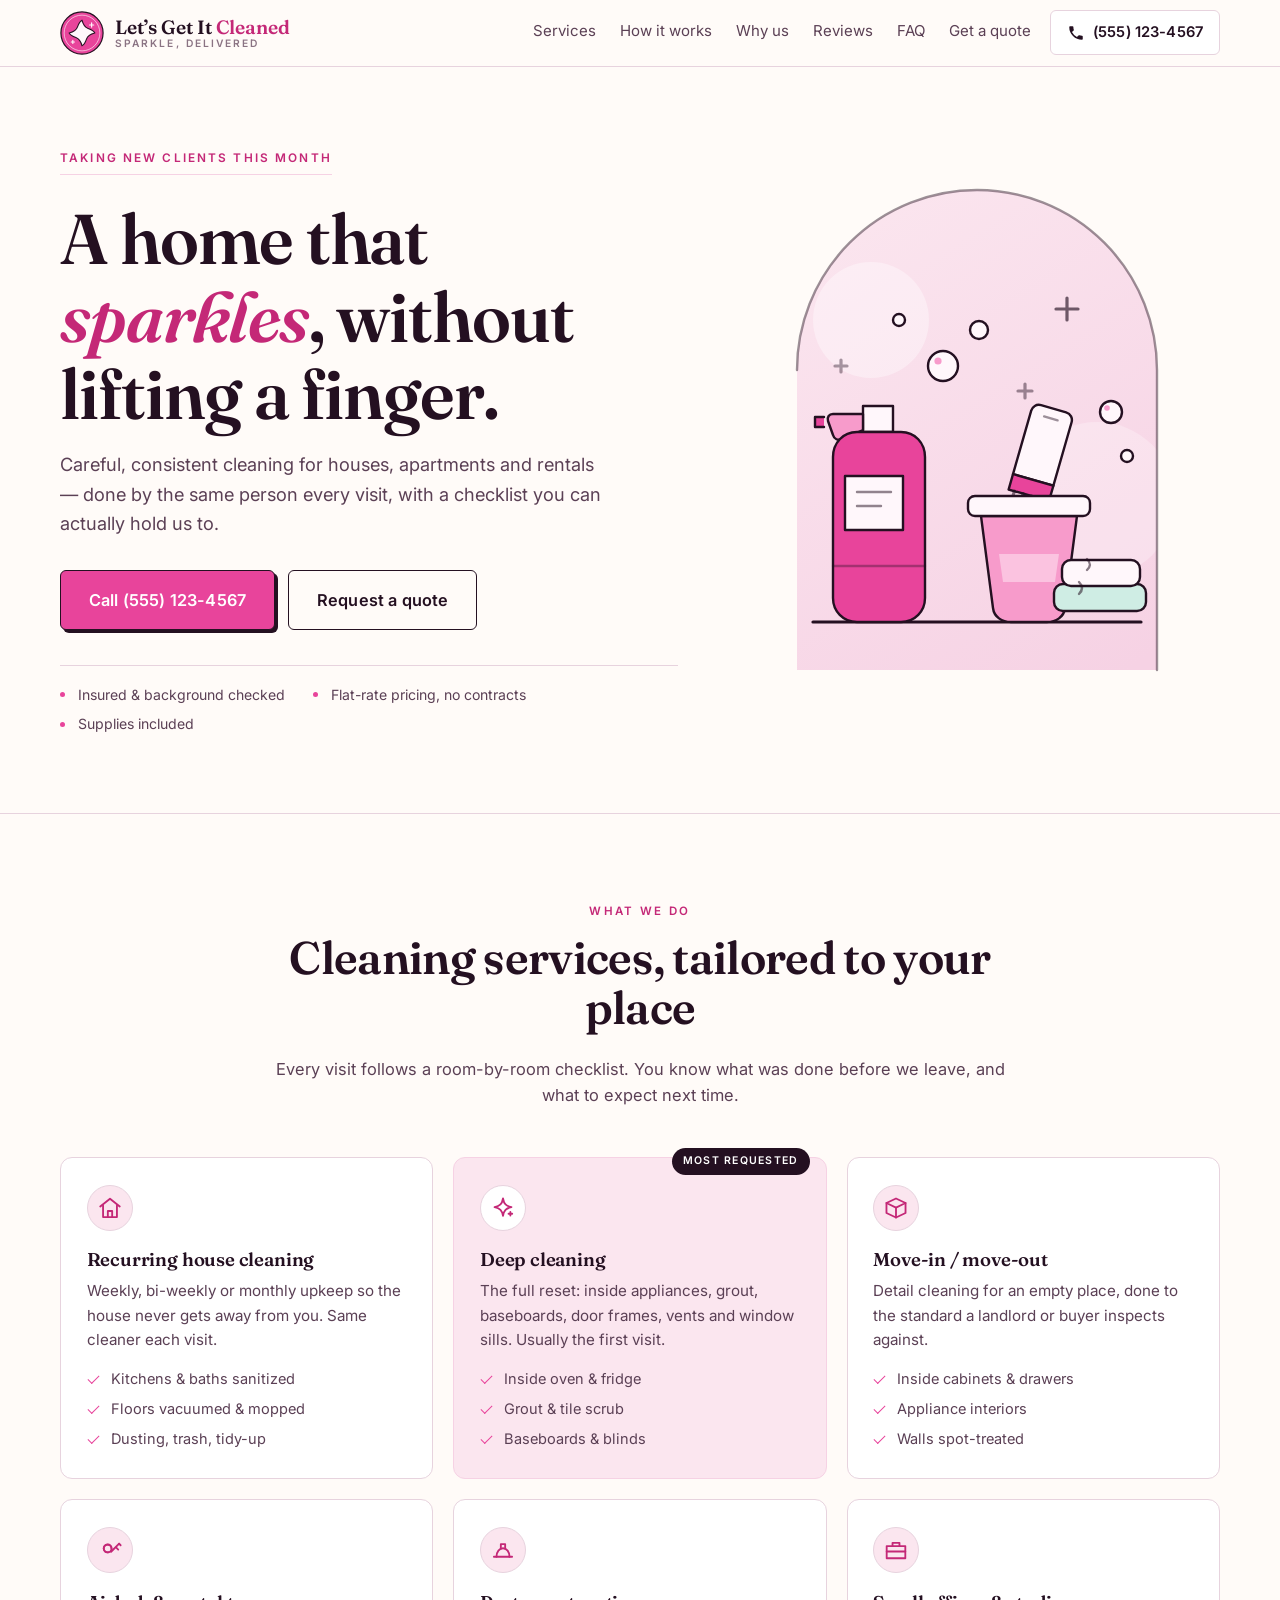
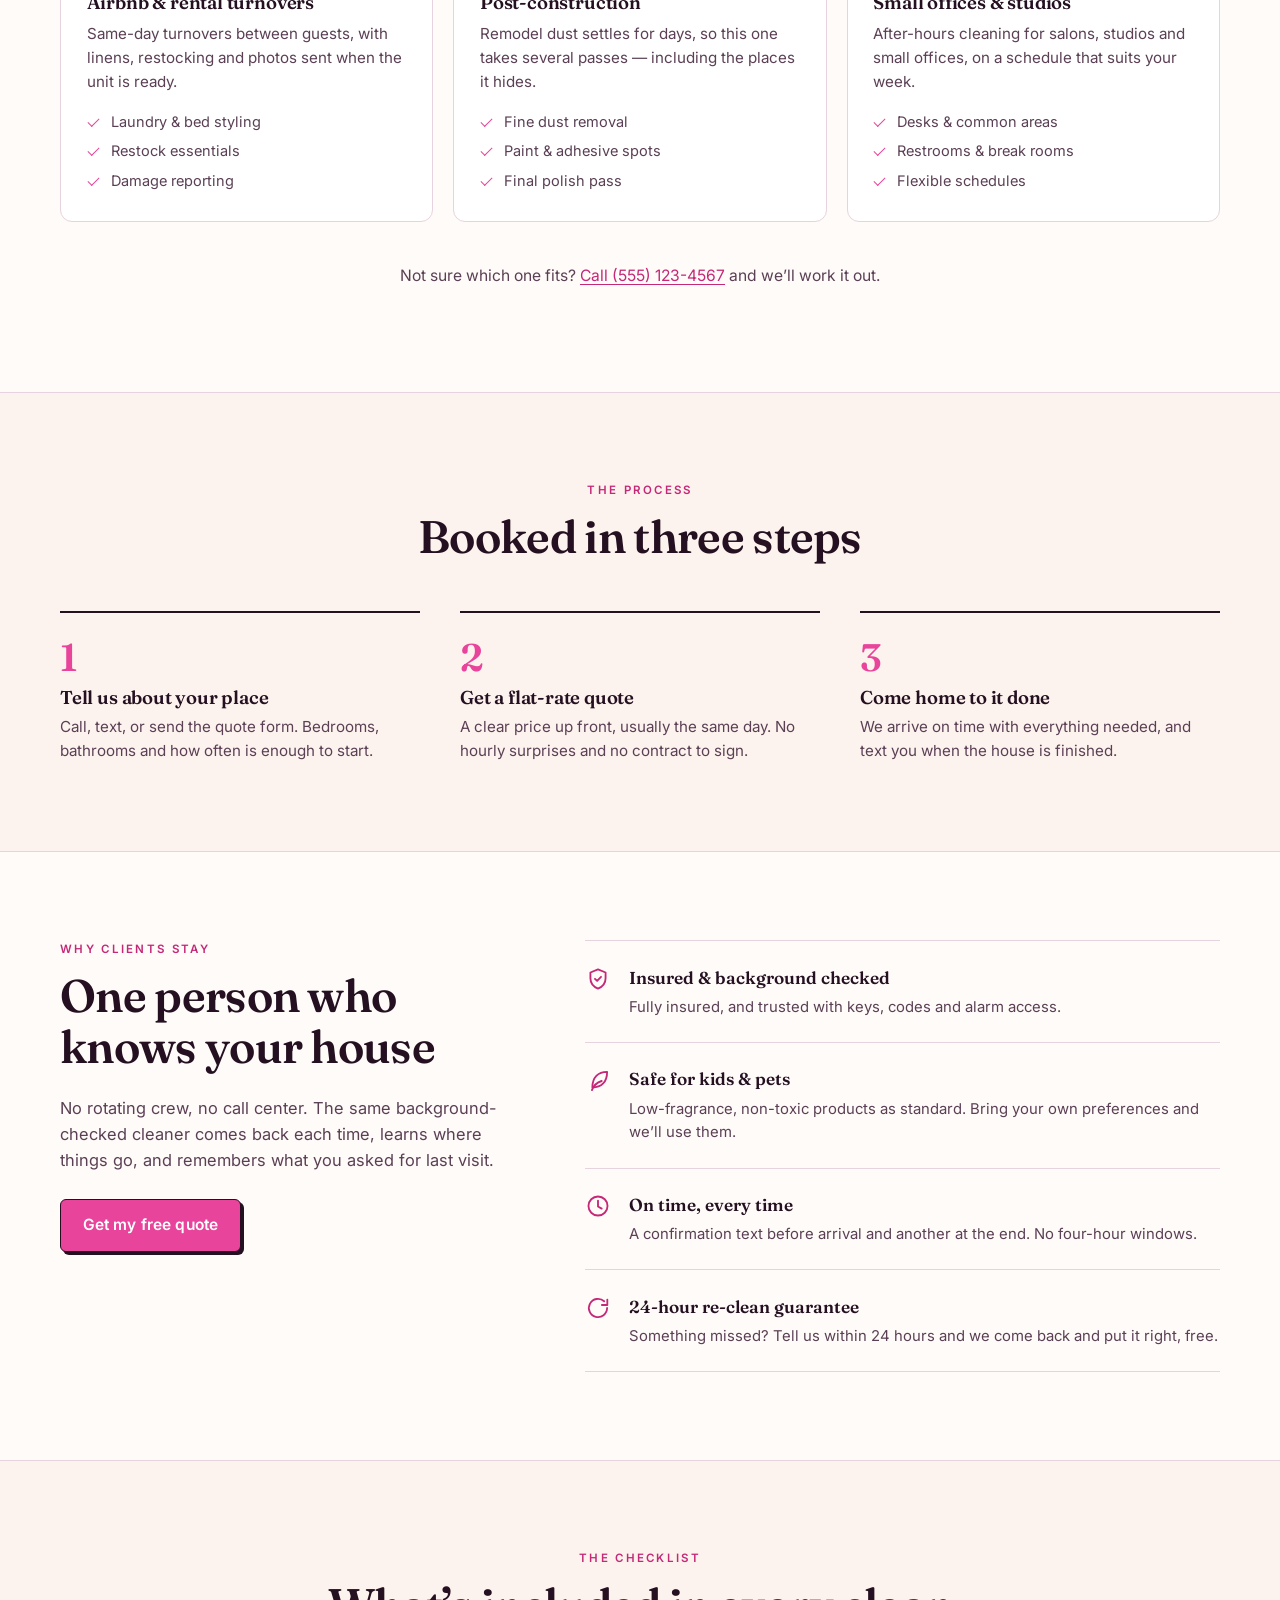
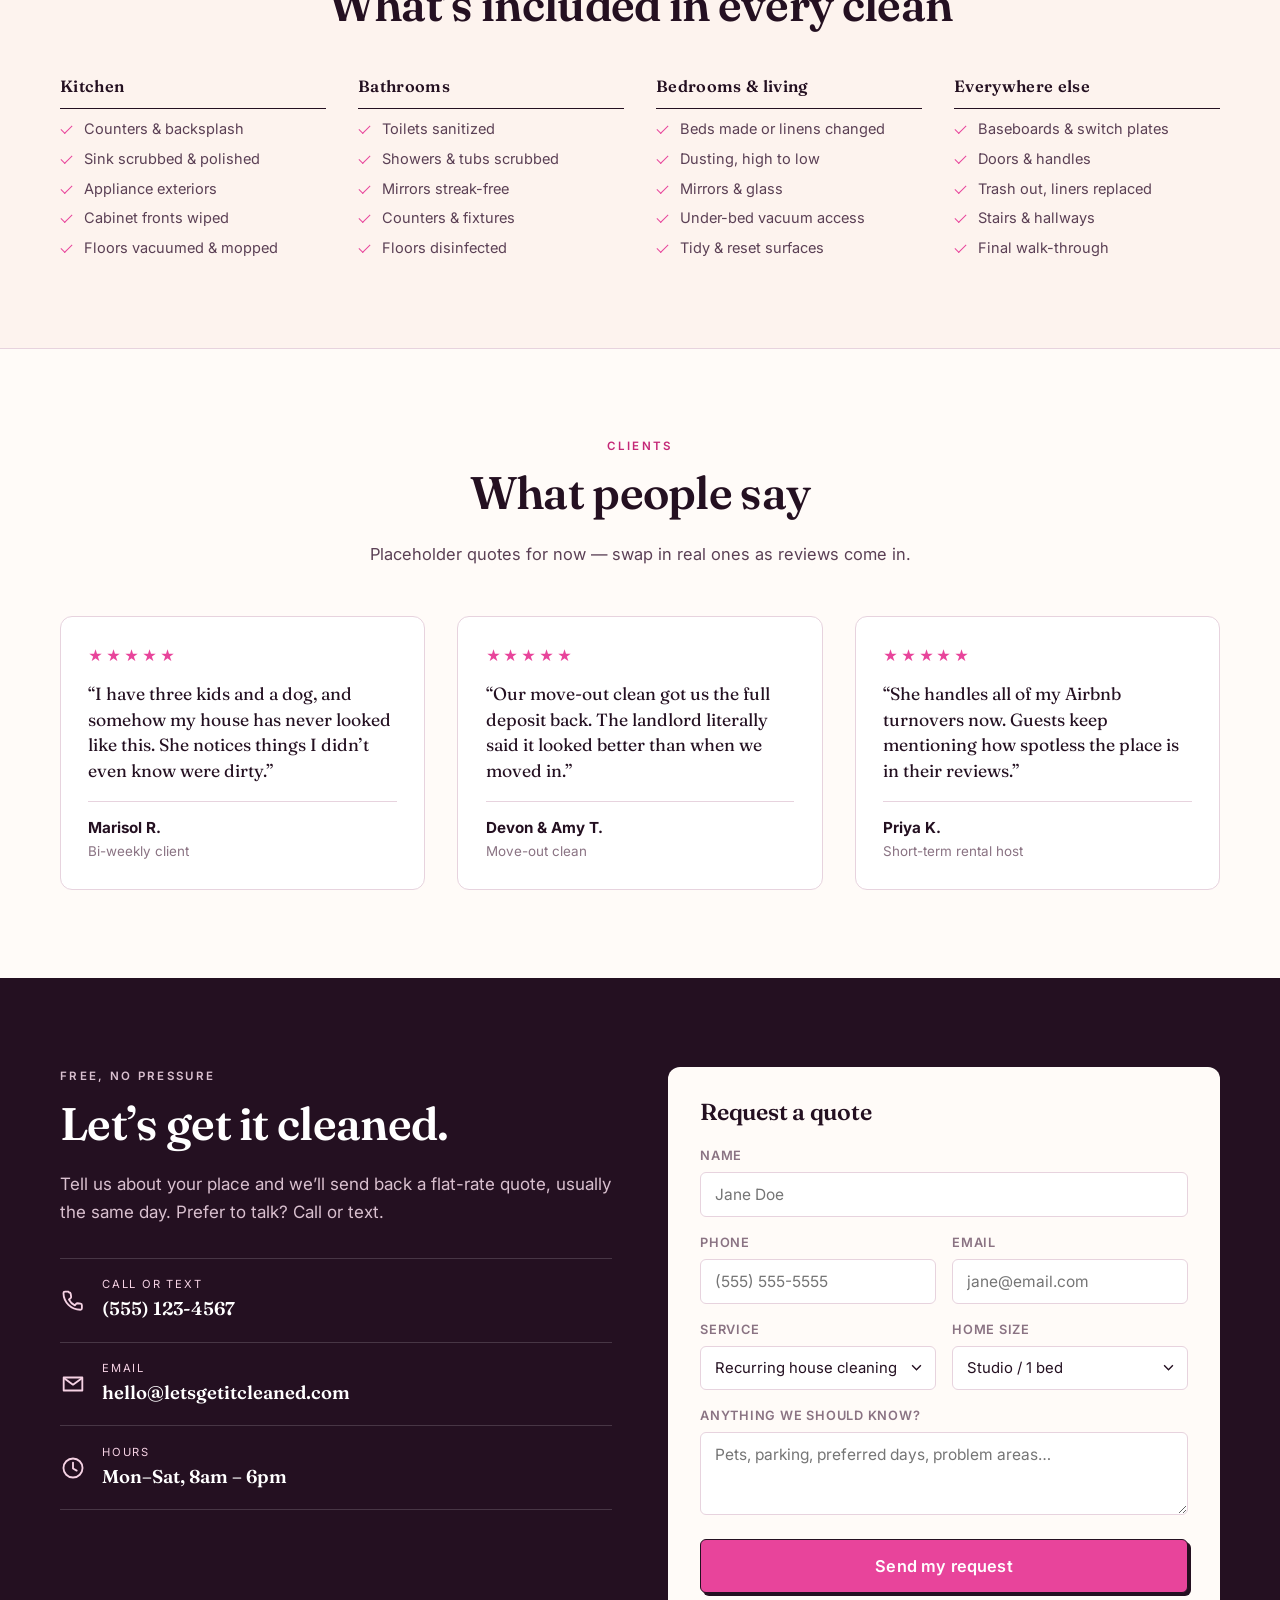
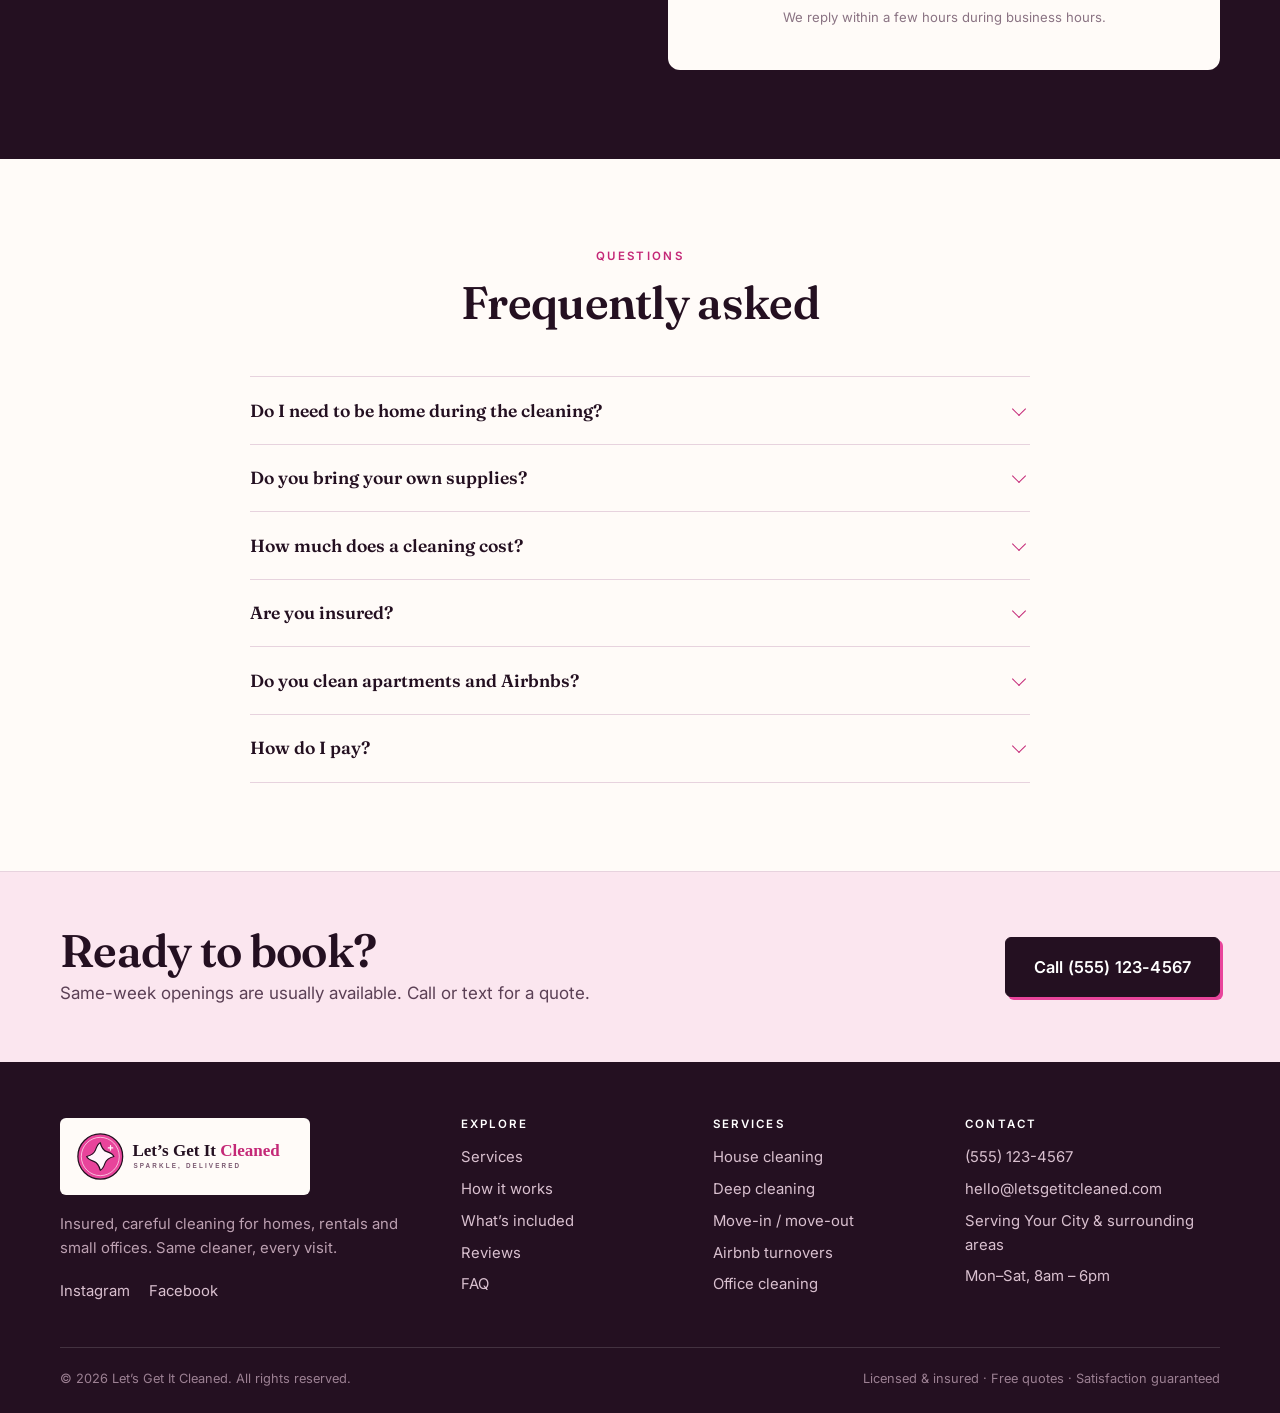
<file: index.html>
<!DOCTYPE html>
<html lang="en">
<head>
<meta charset="utf-8">
<meta name="viewport" content="width=device-width, initial-scale=1">
<meta name="theme-color" content="#F0349A">

<!-- ============================================================
     TODO before launch — replace every placeholder marked NEEDS-INFO:
       • Phone:   (555) 123-4567  /  tel:+15551234567
       • Email:   hello@letsgetitcleaned.com
       • Domain:  https://letsgetitcleaned.com
       • City/service area + social links (see footer + JSON-LD)
     ============================================================ -->

<title>Let’s Get It Cleaned | House Cleaning &amp; Deep Cleaning Services</title>
<meta name="description" content="Let’s Get It Cleaned is a local house cleaning service: recurring cleans, deep cleans, move-in/move-out and short-term rental turnovers. Call (555) 123-4567 for a free quote.">
<meta name="keywords" content="house cleaning, maid service, deep cleaning, move out cleaning, Airbnb turnover cleaning, office cleaning, residential cleaning service">
<meta name="author" content="Let’s Get It Cleaned">
<meta name="robots" content="index, follow, max-image-preview:large">
<link rel="canonical" href="https://letsgetitcleaned.com/">

<!-- Open Graph / social -->
<meta property="og:type" content="website">
<meta property="og:site_name" content="Let’s Get It Cleaned">
<meta property="og:title" content="Let’s Get It Cleaned | House Cleaning &amp; Deep Cleaning Services">
<meta property="og:description" content="Recurring cleans, deep cleans, move-in/move-out and rental turnovers. Flat-rate quotes — call (555) 123-4567.">
<meta property="og:url" content="https://letsgetitcleaned.com/">
<meta property="og:image" content="https://letsgetitcleaned.com/assets/og-image.png">
<meta property="og:image:width" content="1200">
<meta property="og:image:height" content="630">
<meta property="og:image:alt" content="Let’s Get It Cleaned — house cleaning service">
<meta property="og:locale" content="en_US">
<meta name="twitter:card" content="summary_large_image">
<meta name="twitter:title" content="Let’s Get It Cleaned | House Cleaning &amp; Deep Cleaning Services">
<meta name="twitter:description" content="Recurring cleans, deep cleans and move-outs. Free quotes at (555) 123-4567.">
<meta name="twitter:image" content="https://letsgetitcleaned.com/assets/og-image.png">

<link rel="icon" href="assets/favicon.svg" type="image/svg+xml">
<link rel="apple-touch-icon" href="assets/apple-touch-icon.png">
<link rel="manifest" href="site.webmanifest">

<link rel="preconnect" href="https://fonts.googleapis.com">
<link rel="preconnect" href="https://fonts.gstatic.com" crossorigin>
<link rel="stylesheet" href="https://fonts.googleapis.com/css2?family=Fraunces:opsz,wght@9..144,500;9..144,600;9..144,700&family=Inter:wght@400;500;600;700&display=swap">
<link rel="stylesheet" href="css/styles.css">

<!-- Structured data: local business -->
<script type="application/ld+json">
{
  "@context": "https://schema.org",
  "@type": "HouseCleaningService",
  "@id": "https://letsgetitcleaned.com/#business",
  "name": "Let’s Get It Cleaned",
  "description": "Residential and small-office cleaning service offering recurring cleans, deep cleans, move-in/move-out cleans and Airbnb turnovers.",
  "url": "https://letsgetitcleaned.com/",
  "telephone": "+1-555-123-4567",
  "email": "hello@letsgetitcleaned.com",
  "image": "https://letsgetitcleaned.com/assets/og-image.png",
  "logo": "https://letsgetitcleaned.com/assets/logo-mark.svg",
  "priceRange": "$$",
  "currenciesAccepted": "USD",
  "paymentAccepted": "Cash, Credit Card, Zelle, Venmo",
  "address": {
    "@type": "PostalAddress",
    "addressLocality": "Your City",
    "addressRegion": "ST",
    "postalCode": "00000",
    "addressCountry": "US"
  },
  "areaServed": [
    { "@type": "City", "name": "Your City" },
    { "@type": "City", "name": "Neighboring City" }
  ],
  "openingHoursSpecification": [{
    "@type": "OpeningHoursSpecification",
    "dayOfWeek": ["Monday","Tuesday","Wednesday","Thursday","Friday","Saturday"],
    "opens": "08:00",
    "closes": "18:00"
  }],
  "sameAs": ["https://www.instagram.com/"],
  "hasOfferCatalog": {
    "@type": "OfferCatalog",
    "name": "Cleaning services",
    "itemListElement": [
      { "@type": "Offer", "itemOffered": { "@type": "Service", "name": "Recurring house cleaning" } },
      { "@type": "Offer", "itemOffered": { "@type": "Service", "name": "Deep cleaning" } },
      { "@type": "Offer", "itemOffered": { "@type": "Service", "name": "Move-in / move-out cleaning" } },
      { "@type": "Offer", "itemOffered": { "@type": "Service", "name": "Airbnb turnover cleaning" } },
      { "@type": "Offer", "itemOffered": { "@type": "Service", "name": "Post-construction cleaning" } },
      { "@type": "Offer", "itemOffered": { "@type": "Service", "name": "Small office cleaning" } }
    ]
  }
}
</script>
<script type="application/ld+json">
{
  "@context": "https://schema.org",
  "@type": "FAQPage",
  "mainEntity": [
    { "@type": "Question", "name": "Do I need to be home during the cleaning?",
      "acceptedAnswer": { "@type": "Answer", "text": "Not at all. Most clients leave a key, code or lockbox. You’ll get a text when we arrive and another when your home is finished." } },
    { "@type": "Question", "name": "Do you bring your own supplies?",
      "acceptedAnswer": { "@type": "Answer", "text": "Yes — products, microfiber cloths and equipment are all included. We use family- and pet-safe products, and we’ll use yours if you prefer." } },
    { "@type": "Question", "name": "How much does a house cleaning cost?",
      "acceptedAnswer": { "@type": "Answer", "text": "Pricing depends on the size of your home, its condition and how often you’d like us. Call or text for a free, no-pressure quote — flat rate, no hidden fees." } },
    { "@type": "Question", "name": "Are you insured?",
      "acceptedAnswer": { "@type": "Answer", "text": "Yes. We are fully insured and every clean is backed by our 24-hour satisfaction guarantee — if something was missed, we come back and make it right at no charge." } },
    { "@type": "Question", "name": "Do you clean apartments and Airbnbs?",
      "acceptedAnswer": { "@type": "Answer", "text": "We clean apartments, condos, houses, short-term rentals and small offices. Airbnb turnovers include laundry, restocking and a photo checklist." } }
  ]
}
</script>
</head>

<body>
<a class="skip-link" href="#main">Skip to main content</a>

<header class="site-header" id="top">
  <div class="wrap header-inner">
    <a class="brand" href="#top" aria-label="Let’s Get It Cleaned — home">
      <img src="assets/logo-mark.svg" width="52" height="52" alt="" class="brand-mark">
      <span class="brand-text">
        <span class="brand-name">Let’s Get It <em>Cleaned</em></span>
        <span class="brand-tag">Sparkle, delivered</span>
      </span>
    </a>

    <nav class="site-nav" id="site-nav" aria-label="Main">
      <a href="#services">Services</a>
      <a href="#how">How it works</a>
      <a href="#why">Why us</a>
      <a href="#reviews">Reviews</a>
      <a href="#faq">FAQ</a>
      <a href="#quote">Get a quote</a>
    </nav>

    <a class="btn btn-call header-call" href="tel:+15551234567">
      <svg viewBox="0 0 24 24" width="18" height="18" aria-hidden="true"><path fill="currentColor" d="M6.6 10.8a15.1 15.1 0 0 0 6.6 6.6l2.2-2.2c.3-.3.7-.4 1-.2 1.2.4 2.4.6 3.6.6.6 0 1 .4 1 1V20c0 .6-.4 1-1 1A17 17 0 0 1 3 4c0-.6.4-1 1-1h3.5c.6 0 1 .4 1 1 0 1.3.2 2.5.6 3.6.1.3 0 .7-.2 1l-2.3 2.2Z"/></svg>
      <span>(555) 123-4567</span>
    </a>

    <button class="nav-toggle" id="nav-toggle" aria-expanded="false" aria-controls="site-nav" aria-label="Open menu">
      <span></span><span></span><span></span>
    </button>
  </div>
</header>

<main id="main">

  <!-- ===================== HERO ===================== -->
  <section class="hero">
    <div class="wrap hero-grid">
      <div class="hero-copy">
        <p class="eyebrow">Taking new clients this month</p>
        <h1>A home that <span class="hl">sparkles</span>, without lifting a finger.</h1>
        <p class="lede">Careful, consistent cleaning for houses, apartments and rentals — done by the same person every visit, with a checklist you can actually hold us to.</p>

        <div class="hero-actions">
          <a class="btn btn-primary btn-lg" href="tel:+15551234567">Call (555) 123-4567</a>
          <a class="btn btn-ghost btn-lg" href="#quote">Request a quote</a>
        </div>

        <ul class="hero-trust">
          <li>Insured &amp; background checked</li>
          <li>Flat-rate pricing, no contracts</li>
          <li>Supplies included</li>
        </ul>
      </div>

      <div class="hero-art">
        <img src="assets/hero-art.svg" width="420" height="540" alt="Illustration of cleaning supplies: a spray bottle, bucket with a scrub brush, folded towels and a small plant" fetchpriority="high">
      </div>
    </div>
  </section>

  <!-- ===================== SERVICES ===================== -->
  <section class="section" id="services">
    <div class="wrap">
      <header class="section-head">
        <p class="kicker">What we do</p>
        <h2>Cleaning services, tailored to your place</h2>
        <p class="section-sub">Every visit follows a room-by-room checklist. You know what was done before we leave, and what to expect next time.</p>
      </header>

      <div class="cards">
        <article class="card">
          <div class="card-icon"><svg viewBox="0 0 24 24" width="26" height="26" fill="none" stroke="currentColor" stroke-width="1.7" stroke-linecap="round" stroke-linejoin="round" aria-hidden="true"><path d="M3 10.6 12 3.4l9 7.2"/><path d="M5.6 9.6V20.4h12.8V9.6"/><path d="M10 20.4v-5.6h4v5.6"/></svg></div>
          <h3>Recurring house cleaning</h3>
          <p>Weekly, bi-weekly or monthly upkeep so the house never gets away from you. Same cleaner each visit.</p>
          <ul class="ticks"><li>Kitchens &amp; baths sanitized</li><li>Floors vacuumed &amp; mopped</li><li>Dusting, trash, tidy-up</li></ul>
        </article>

        <article class="card card--feature">
          <div class="card-icon"><svg viewBox="0 0 24 24" width="26" height="26" fill="none" stroke="currentColor" stroke-width="1.7" stroke-linecap="round" stroke-linejoin="round" aria-hidden="true"><path d="M12 3.2c.9 5.1 2.7 7 7.8 8-5.1 1-6.9 2.9-7.8 8-.9-5.1-2.7-7-7.8-8 5.1-1 6.9-2.9 7.8-8Z"/><path d="M18.8 15.6v3.4"/><path d="M17.1 17.3h3.4"/></svg></div>
          <h3>Deep cleaning</h3>
          <p>The full reset: inside appliances, grout, baseboards, door frames, vents and window sills. Usually the first visit.</p>
          <ul class="ticks"><li>Inside oven &amp; fridge</li><li>Grout &amp; tile scrub</li><li>Baseboards &amp; blinds</li></ul>
          <span class="badge-pop">Most requested</span>
        </article>

        <article class="card">
          <div class="card-icon"><svg viewBox="0 0 24 24" width="26" height="26" fill="none" stroke="currentColor" stroke-width="1.7" stroke-linecap="round" stroke-linejoin="round" aria-hidden="true"><path d="M3.2 7.4 12 3.2l8.8 4.2L12 11.6Z"/><path d="M3.2 7.4v9.2L12 20.8l8.8-4.2V7.4"/><path d="M12 11.6v9.2"/></svg></div>
          <h3>Move-in / move-out</h3>
          <p>Detail cleaning for an empty place, done to the standard a landlord or buyer inspects against.</p>
          <ul class="ticks"><li>Inside cabinets &amp; drawers</li><li>Appliance interiors</li><li>Walls spot-treated</li></ul>
        </article>

        <article class="card">
          <div class="card-icon"><svg viewBox="0 0 24 24" width="26" height="26" fill="none" stroke="currentColor" stroke-width="1.7" stroke-linecap="round" stroke-linejoin="round" aria-hidden="true"><path d="M13.4 10.6a3.6 3.6 0 1 0-3.1 3.5"/><path d="M13 13.6 20.4 6.2"/><path d="M17.6 9.6l2 2"/><path d="M20.4 6.2l1.4 1.4"/><circle cx="9.8" cy="10.6" r="3.6"/></svg></div>
          <h3>Airbnb &amp; rental turnovers</h3>
          <p>Same-day turnovers between guests, with linens, restocking and photos sent when the unit is ready.</p>
          <ul class="ticks"><li>Laundry &amp; bed styling</li><li>Restock essentials</li><li>Damage reporting</li></ul>
        </article>

        <article class="card">
          <div class="card-icon"><svg viewBox="0 0 24 24" width="26" height="26" fill="none" stroke="currentColor" stroke-width="1.7" stroke-linecap="round" stroke-linejoin="round" aria-hidden="true"><path d="M3.6 18.2h16.8"/><path d="M6 18.2c0-4.6 2.7-7.8 6-7.8s6 3.2 6 7.8"/><path d="M10 10.8V6.6h4v4.2"/></svg></div>
          <h3>Post-construction</h3>
          <p>Remodel dust settles for days, so this one takes several passes — including the places it hides.</p>
          <ul class="ticks"><li>Fine dust removal</li><li>Paint &amp; adhesive spots</li><li>Final polish pass</li></ul>
        </article>

        <article class="card">
          <div class="card-icon"><svg viewBox="0 0 24 24" width="26" height="26" fill="none" stroke="currentColor" stroke-width="1.7" stroke-linecap="round" stroke-linejoin="round" aria-hidden="true"><path d="M3.4 8.4h17.2v11.2H3.4z"/><path d="M8.8 8.4V5.4h6.4v3"/><path d="M3.4 13.4h17.2"/></svg></div>
          <h3>Small offices &amp; studios</h3>
          <p>After-hours cleaning for salons, studios and small offices, on a schedule that suits your week.</p>
          <ul class="ticks"><li>Desks &amp; common areas</li><li>Restrooms &amp; break rooms</li><li>Flexible schedules</li></ul>
        </article>
      </div>

      <p class="section-foot">Not sure which one fits? <a href="tel:+15551234567">Call (555) 123-4567</a> and we’ll work it out.</p>
    </div>
  </section>

  <!-- ===================== HOW IT WORKS ===================== -->
  <section class="section section--tint" id="how">
    <div class="wrap">
      <header class="section-head">
        <p class="kicker">The process</p>
        <h2>Booked in three steps</h2>
      </header>
      <ol class="steps">
        <li class="step">
          <span class="step-num">1</span>
          <h3>Tell us about your place</h3>
          <p>Call, text, or send the quote form. Bedrooms, bathrooms and how often is enough to start.</p>
        </li>
        <li class="step">
          <span class="step-num">2</span>
          <h3>Get a flat-rate quote</h3>
          <p>A clear price up front, usually the same day. No hourly surprises and no contract to sign.</p>
        </li>
        <li class="step">
          <span class="step-num">3</span>
          <h3>Come home to it done</h3>
          <p>We arrive on time with everything needed, and text you when the house is finished.</p>
        </li>
      </ol>
    </div>
  </section>

  <!-- ===================== WHY US ===================== -->
  <section class="section" id="why">
    <div class="wrap why-grid">
      <div class="why-copy">
        <p class="kicker">Why clients stay</p>
        <h2>One person who knows your house</h2>
        <p class="section-sub">No rotating crew, no call center. The same background-checked cleaner comes back each time, learns where things go, and remembers what you asked for last visit.</p>
        <a class="btn btn-primary" href="#quote">Get my free quote</a>
      </div>
      <ul class="why-list">
        <li><span class="wl-icon"><svg viewBox="0 0 24 24" width="26" height="26" fill="none" stroke="currentColor" stroke-width="1.7" stroke-linecap="round" stroke-linejoin="round" aria-hidden="true"><path d="M12 3.2 19 6v5.2c0 4.8-2.9 7.9-7 9.6-4.1-1.7-7-4.8-7-9.6V6Z"/><path d="M9.2 11.8l2 2 3.6-3.8"/></svg></span><div><strong>Insured &amp; background checked</strong><p>Fully insured, and trusted with keys, codes and alarm access.</p></div></li>
        <li><span class="wl-icon"><svg viewBox="0 0 24 24" width="26" height="26" fill="none" stroke="currentColor" stroke-width="1.7" stroke-linecap="round" stroke-linejoin="round" aria-hidden="true"><path d="M20.4 3.6c0 9.2-5.2 14.4-13.6 14.4 0-9.2 5.2-14.4 13.6-14.4Z"/><path d="M6.4 20.4c1.6-4.4 4.6-7 9-8.4"/></svg></span><div><strong>Safe for kids &amp; pets</strong><p>Low-fragrance, non-toxic products as standard. Bring your own preferences and we’ll use them.</p></div></li>
        <li><span class="wl-icon"><svg viewBox="0 0 24 24" width="26" height="26" fill="none" stroke="currentColor" stroke-width="1.7" stroke-linecap="round" stroke-linejoin="round" aria-hidden="true"><path d="M12 7v5.4l3.4 2"/><circle cx="12" cy="12" r="8.8"/></svg></span><div><strong>On time, every time</strong><p>A confirmation text before arrival and another at the end. No four-hour windows.</p></div></li>
        <li><span class="wl-icon"><svg viewBox="0 0 24 24" width="26" height="26" fill="none" stroke="currentColor" stroke-width="1.7" stroke-linecap="round" stroke-linejoin="round" aria-hidden="true"><path d="M20.4 12a8.4 8.4 0 1 1-2.7-6.2"/><path d="M20.6 4.2v5h-5"/></svg></span><div><strong>24-hour re-clean guarantee</strong><p>Something missed? Tell us within 24 hours and we come back and put it right, free.</p></div></li>
      </ul>
    </div>
  </section>

  <!-- ===================== CHECKLIST ===================== -->
  <section class="section section--tint" id="checklist">
    <div class="wrap">
      <header class="section-head">
        <p class="kicker">The checklist</p>
        <h2>What’s included in every clean</h2>
      </header>
      <div class="checklist">
        <div class="cl-col"><h3>Kitchen</h3><ul class="ticks"><li>Counters &amp; backsplash</li><li>Sink scrubbed &amp; polished</li><li>Appliance exteriors</li><li>Cabinet fronts wiped</li><li>Floors vacuumed &amp; mopped</li></ul></div>
        <div class="cl-col"><h3>Bathrooms</h3><ul class="ticks"><li>Toilets sanitized</li><li>Showers &amp; tubs scrubbed</li><li>Mirrors streak-free</li><li>Counters &amp; fixtures</li><li>Floors disinfected</li></ul></div>
        <div class="cl-col"><h3>Bedrooms &amp; living</h3><ul class="ticks"><li>Beds made or linens changed</li><li>Dusting, high to low</li><li>Mirrors &amp; glass</li><li>Under-bed vacuum access</li><li>Tidy &amp; reset surfaces</li></ul></div>
        <div class="cl-col"><h3>Everywhere else</h3><ul class="ticks"><li>Baseboards &amp; switch plates</li><li>Doors &amp; handles</li><li>Trash out, liners replaced</li><li>Stairs &amp; hallways</li><li>Final walk-through</li></ul></div>
      </div>
    </div>
  </section>

  <!-- ===================== REVIEWS ===================== -->
  <section class="section" id="reviews">
    <div class="wrap">
      <header class="section-head">
        <p class="kicker">Clients</p>
        <h2>What people say</h2>
        <p class="section-sub">Placeholder quotes for now — swap in real ones as reviews come in.</p>
      </header>
      <div class="reviews">
        <figure class="review">
          <div class="stars" aria-label="5 out of 5 stars">★★★★★</div>
          <blockquote><p>“I have three kids and a dog, and somehow my house has never looked like this. She notices things I didn’t even know were dirty.”</p></blockquote>
          <figcaption><strong>Marisol R.</strong><span>Bi-weekly client</span></figcaption>
        </figure>
        <figure class="review">
          <div class="stars" aria-label="5 out of 5 stars">★★★★★</div>
          <blockquote><p>“Our move-out clean got us the full deposit back. The landlord literally said it looked better than when we moved in.”</p></blockquote>
          <figcaption><strong>Devon &amp; Amy T.</strong><span>Move-out clean</span></figcaption>
        </figure>
        <figure class="review">
          <div class="stars" aria-label="5 out of 5 stars">★★★★★</div>
          <blockquote><p>“She handles all of my Airbnb turnovers now. Guests keep mentioning how spotless the place is in their reviews.”</p></blockquote>
          <figcaption><strong>Priya K.</strong><span>Short-term rental host</span></figcaption>
        </figure>
      </div>
    </div>
  </section>

  <!-- ===================== QUOTE / CONTACT ===================== -->
  <section class="section section--quote" id="quote">
    <div class="wrap quote-grid">
      <div class="quote-copy">
        <p class="kicker kicker--light">Free, no pressure</p>
        <h2>Let’s get it cleaned.</h2>
        <p>Tell us about your place and we’ll send back a flat-rate quote, usually the same day. Prefer to talk? Call or text.</p>

        <div class="contact-cards">
          <a class="contact-card" href="tel:+15551234567">
            <span class="cc-icon"><svg viewBox="0 0 24 24" width="26" height="26" fill="none" stroke="currentColor" stroke-width="1.7" stroke-linecap="round" stroke-linejoin="round" aria-hidden="true"><path d="M7.4 4.2H4.6c-.8 0-1.4.6-1.4 1.4A15.6 15.6 0 0 0 18.8 21c.8 0 1.4-.6 1.4-1.4v-2.8c0-.7-.5-1.3-1.2-1.4l-2.8-.4c-.5 0-1 .2-1.3.6l-1.2 1.4a12.4 12.4 0 0 1-5.4-5.4l1.4-1.2c.4-.3.6-.8.6-1.3l-.4-2.8c-.1-.7-.7-1.2-1.4-1.2Z"/></svg></span>
            <span><small>Call or text</small><strong>(555) 123-4567</strong></span>
          </a>
          <a class="contact-card" href="mailto:hello@letsgetitcleaned.com">
            <span class="cc-icon"><svg viewBox="0 0 24 24" width="26" height="26" fill="none" stroke="currentColor" stroke-width="1.7" stroke-linecap="round" stroke-linejoin="round" aria-hidden="true"><path d="M3.4 6h17.2v12H3.4z"/><path d="m3.8 6.6 8.2 6 8.2-6"/></svg></span>
            <span><small>Email</small><strong>hello@letsgetitcleaned.com</strong></span>
          </a>
          <div class="contact-card contact-card--static">
            <span class="cc-icon"><svg viewBox="0 0 24 24" width="26" height="26" fill="none" stroke="currentColor" stroke-width="1.7" stroke-linecap="round" stroke-linejoin="round" aria-hidden="true"><path d="M12 7v5.4l3.4 2"/><circle cx="12" cy="12" r="8.8"/></svg></span>
            <span><small>Hours</small><strong>Mon–Sat, 8am – 6pm</strong></span>
          </div>
        </div>
      </div>

      <form class="quote-form" id="quote-form" name="quote" method="POST" data-netlify="true" netlify-honeypot="company" novalidate>
        <input type="hidden" name="form-name" value="quote">
        <p class="hp"><label>Company <input name="company" tabindex="-1" autocomplete="off"></label></p>

        <h3>Request a quote</h3>
        <div class="field">
          <label for="name">Name</label>
          <input id="name" name="name" type="text" autocomplete="name" required placeholder="Jane Doe">
        </div>
        <div class="field-row">
          <div class="field">
            <label for="phone">Phone</label>
            <input id="phone" name="phone" type="tel" autocomplete="tel" required placeholder="(555) 555-5555">
          </div>
          <div class="field">
            <label for="email">Email</label>
            <input id="email" name="email" type="email" autocomplete="email" placeholder="jane@email.com">
          </div>
        </div>
        <div class="field-row">
          <div class="field">
            <label for="service">Service</label>
            <select id="service" name="service">
              <option>Recurring house cleaning</option>
              <option>Deep cleaning</option>
              <option>Move-in / move-out</option>
              <option>Airbnb turnover</option>
              <option>Post-construction</option>
              <option>Office / studio</option>
            </select>
          </div>
          <div class="field">
            <label for="size">Home size</label>
            <select id="size" name="size">
              <option>Studio / 1 bed</option>
              <option>2 bed</option>
              <option>3 bed</option>
              <option>4 bed</option>
              <option>5+ bed</option>
            </select>
          </div>
        </div>
        <div class="field">
          <label for="details">Anything we should know?</label>
          <textarea id="details" name="details" rows="3" placeholder="Pets, parking, preferred days, problem areas…"></textarea>
        </div>
        <button class="btn btn-primary btn-lg btn-block" type="submit">Send my request</button>
        <p class="form-note">We reply within a few hours during business hours.</p>
        <p class="form-status" id="form-status" role="status" aria-live="polite"></p>
      </form>
    </div>
  </section>

  <!-- ===================== FAQ ===================== -->
  <section class="section" id="faq">
    <div class="wrap wrap--narrow">
      <header class="section-head">
        <p class="kicker">Questions</p>
        <h2>Frequently asked</h2>
      </header>
      <div class="faq">
        <details><summary>Do I need to be home during the cleaning?</summary><p>Not at all. Most clients leave a key, code or lockbox. You’ll get a text when we arrive and another when your home is finished.</p></details>
        <details><summary>Do you bring your own supplies?</summary><p>Yes — products, microfiber cloths and equipment are all included. We use family- and pet-safe products, and we’ll use yours if you prefer.</p></details>
        <details><summary>How much does a cleaning cost?</summary><p>It depends on the size of the home, its condition and how often we come. Call or text for a flat-rate quote with no hidden fees.</p></details>
        <details><summary>Are you insured?</summary><p>Yes. We’re fully insured and every clean is backed by our 24-hour satisfaction guarantee — if something was missed, we come back and make it right at no charge.</p></details>
        <details><summary>Do you clean apartments and Airbnbs?</summary><p>We clean apartments, condos, houses, short-term rentals and small offices. Airbnb turnovers include laundry, restocking and a photo checklist.</p></details>
        <details><summary>How do I pay?</summary><p>Cash, card, Zelle or Venmo — whatever is easiest. Payment is due the day of service, and recurring clients can keep a card on file.</p></details>
      </div>
    </div>
  </section>

  <!-- ===================== CTA BAND ===================== -->
  <section class="cta-band">
    <div class="wrap cta-inner">
      <div>
        <h2>Ready to book?</h2>
        <p>Same-week openings are usually available. Call or text for a quote.</p>
      </div>
      <a class="btn btn-light btn-lg" href="tel:+15551234567">Call (555) 123-4567</a>
    </div>
  </section>
</main>

<footer class="site-footer">
  <div class="wrap footer-grid">
    <div>
      <img src="assets/logo-full.svg" width="260" height="71" alt="Let’s Get It Cleaned" class="footer-logo">
      <p class="footer-blurb">Insured, careful cleaning for homes, rentals and small offices. Same cleaner, every visit.</p>
      <div class="socials">
        <a href="https://www.instagram.com/" aria-label="Instagram" rel="noopener">Instagram</a>
        <a href="https://www.facebook.com/" aria-label="Facebook" rel="noopener">Facebook</a>
      </div>
    </div>
    <nav aria-label="Footer">
      <h3>Explore</h3>
      <ul><li><a href="#services">Services</a></li><li><a href="#how">How it works</a></li><li><a href="#checklist">What’s included</a></li><li><a href="#reviews">Reviews</a></li><li><a href="#faq">FAQ</a></li></ul>
    </nav>
    <div>
      <h3>Services</h3>
      <ul><li><a href="#services">House cleaning</a></li><li><a href="#services">Deep cleaning</a></li><li><a href="#services">Move-in / move-out</a></li><li><a href="#services">Airbnb turnovers</a></li><li><a href="#services">Office cleaning</a></li></ul>
    </div>
    <address class="footer-contact">
      <h3>Contact</h3>
      <p><a href="tel:+15551234567">(555) 123-4567</a></p>
      <p><a href="mailto:hello@letsgetitcleaned.com">hello@letsgetitcleaned.com</a></p>
      <p>Serving Your City &amp; surrounding areas</p>
      <p>Mon–Sat, 8am – 6pm</p>
    </address>
  </div>
  <div class="wrap footer-bottom">
    <p>© <span id="year">2026</span> Let’s Get It Cleaned. All rights reserved.</p>
    <p>Licensed &amp; insured · Free quotes · Satisfaction guaranteed</p>
  </div>
</footer>

<a class="call-fab" href="tel:+15551234567" aria-label="Call (555) 123-4567">
  <svg viewBox="0 0 24 24" width="22" height="22" aria-hidden="true"><path fill="currentColor" d="M6.6 10.8a15.1 15.1 0 0 0 6.6 6.6l2.2-2.2c.3-.3.7-.4 1-.2 1.2.4 2.4.6 3.6.6.6 0 1 .4 1 1V20c0 .6-.4 1-1 1A17 17 0 0 1 3 4c0-.6.4-1 1-1h3.5c.6 0 1 .4 1 1 0 1.3.2 2.5.6 3.6.1.3 0 .7-.2 1l-2.3 2.2Z"/></svg>
  <span>Call now</span>
</a>

<script src="js/main.js" defer></script>
</body>
</html>
</file>
<file: css/styles.css>
/* =========================================================
   Let's Get It Cleaned
   Editorial-leaning layout: warm paper background, ink hairlines,
   Fraunces display type, one pink accent.
   ========================================================= */

:root{
  --ink:#241021;
  --ink-2:#5B4055;
  --ink-3:#8A7383;
  --pink:#E8449B;
  --pink-deep:#C42877;
  --pink-soft:#FBE6EF;
  --pink-mid:#F6D2E4;
  --mint:#CFEDE4;
  --paper:#FFFBF8;
  --paper-2:#FDF3EE;
  --line:#E7D3DE;
  --white:#fff;

  --r-sm:6px;
  --r:12px;
  --r-lg:20px;
  --maxw:1160px;

  --serif:'Fraunces',Georgia,'Times New Roman',serif;
  --sans:'Inter',system-ui,-apple-system,'Segoe UI',sans-serif;
}

*,*::before,*::after{box-sizing:border-box}
html{scroll-behavior:smooth;-webkit-text-size-adjust:100%}
body{
  margin:0;font-family:var(--sans);color:var(--ink);background:var(--paper);
  line-height:1.6;font-size:17px;overflow-x:hidden;
  -webkit-font-smoothing:antialiased;
}
img,svg{max-width:100%;height:auto;display:block}
h1,h2,h3{font-family:var(--serif);font-weight:600;line-height:1.1;letter-spacing:-.015em;margin:0 0 .5em}
h1{font-size:clamp(2.6rem,6vw,4.4rem);font-weight:600}
h2{font-size:clamp(1.9rem,3.8vw,2.85rem)}
h3{font-size:1.16rem;letter-spacing:-.01em}
p{margin:0 0 1rem}
a{color:var(--pink-deep);text-decoration-thickness:1px;text-underline-offset:3px}
a:hover{color:var(--ink)}
ul,ol{margin:0;padding:0;list-style:none}

.wrap{width:min(100% - 2.5rem,var(--maxw));margin-inline:auto}
.wrap--narrow{width:min(100% - 2.5rem,780px)}

.skip-link{position:absolute;left:-9999px;top:0;background:var(--ink);color:#fff;padding:.7rem 1.1rem;z-index:200}
.skip-link:focus{left:0;color:#fff}
:focus-visible{outline:2px solid var(--pink-deep);outline-offset:3px}

/* ---------------- Buttons ---------------- */
.btn{
  display:inline-flex;align-items:center;justify-content:center;gap:.5rem;
  font-family:var(--sans);font-weight:600;font-size:.97rem;letter-spacing:.01em;
  padding:.8rem 1.35rem;border-radius:var(--r-sm);border:1.5px solid var(--ink);
  cursor:pointer;text-decoration:none;
  transition:background .16s ease,color .16s ease,transform .16s ease;
}
.btn-lg{padding:1rem 1.75rem;font-size:1.02rem}
.btn-block{width:100%}
.btn-primary{background:var(--pink);color:#fff;box-shadow:3px 3px 0 var(--ink)}
.btn-primary:hover{background:var(--pink-deep);color:#fff;transform:translate(1px,1px);box-shadow:2px 2px 0 var(--ink)}
.btn-ghost{background:transparent;color:var(--ink)}
.btn-ghost:hover{background:var(--ink);color:var(--paper)}
.btn-light{background:#fff;color:var(--ink);box-shadow:3px 3px 0 rgba(0,0,0,.35)}
.btn-light:hover{color:var(--pink-deep);transform:translate(1px,1px)}
.btn-call{border-color:var(--line);background:#fff;color:var(--ink);font-weight:600}
.btn-call:hover{border-color:var(--ink);color:var(--ink)}

/* ---------------- Header ---------------- */
.site-header{
  position:sticky;top:0;z-index:100;
  background:rgba(255,251,248,.94);backdrop-filter:blur(10px);
  border-bottom:1px solid var(--line);
}
.header-inner{display:flex;align-items:center;gap:1.2rem;padding:.65rem 0}
.brand{display:flex;align-items:center;gap:.7rem;color:var(--ink);text-decoration:none}
.brand-mark{width:44px;height:44px;flex:none}
.brand-text{display:flex;flex-direction:column;line-height:1.15}
.brand-name{font-family:var(--serif);font-weight:600;font-size:1.2rem}
.brand-name em{font-style:normal;color:var(--pink-deep)}
.brand-tag{font-size:.64rem;letter-spacing:.2em;text-transform:uppercase;color:var(--ink-3);font-weight:600}
.site-nav{margin-left:auto;display:flex;gap:1.5rem}
.site-nav a{font-size:.94rem;color:var(--ink-2);text-decoration:none;padding-bottom:2px;border-bottom:1px solid transparent}
.site-nav a:hover{color:var(--ink);border-bottom-color:var(--pink)}
.header-call{font-size:.92rem;padding:.6rem 1rem}
.nav-toggle{display:none;flex-direction:column;gap:5px;background:none;border:0;padding:.6rem;cursor:pointer;margin-left:auto}
.nav-toggle span{display:block;width:24px;height:2px;background:var(--ink);transition:transform .25s ease,opacity .2s ease}
.nav-toggle[aria-expanded="true"] span:nth-child(1){transform:translateY(7px) rotate(45deg)}
.nav-toggle[aria-expanded="true"] span:nth-child(2){opacity:0}
.nav-toggle[aria-expanded="true"] span:nth-child(3){transform:translateY(-7px) rotate(-45deg)}

/* ---------------- Hero ---------------- */
.hero{padding:clamp(2.5rem,6vw,5rem) 0 clamp(3rem,6vw,5rem);border-bottom:1px solid var(--line)}
.hero-grid{display:grid;grid-template-columns:1.12fr .88fr;gap:3.5rem;align-items:center}
.eyebrow{
  display:inline-block;font-size:.74rem;letter-spacing:.18em;text-transform:uppercase;
  font-weight:600;color:var(--pink-deep);border-bottom:1px solid var(--pink-mid);
  padding-bottom:.35rem;margin-bottom:1.6rem;
}
.hero h1{margin-bottom:1.1rem}
.hl{color:var(--pink-deep);font-style:italic}
.lede{font-size:1.14rem;color:var(--ink-2);max-width:34rem}
.hero-actions{display:flex;flex-wrap:wrap;gap:.8rem;margin:2rem 0 2.2rem}
.hero-trust{display:flex;flex-wrap:wrap;gap:.45rem 1.8rem;border-top:1px solid var(--line);padding-top:1.1rem}
.hero-trust li{font-size:.88rem;color:var(--ink-2);position:relative;padding-left:1.1rem}
.hero-trust li::before{content:"";position:absolute;left:0;top:.62em;width:5px;height:5px;background:var(--pink);border-radius:50%}
.hero-art{justify-self:center;max-width:420px}

/* ---------------- Sections ---------------- */
.section{padding:clamp(3.5rem,7vw,5.5rem) 0}
section[id]{scroll-margin-top:88px}
.section--tint{background:var(--paper-2);border-block:1px solid var(--line)}
.section-head{max-width:46rem;margin:0 auto 3rem;text-align:center}
.kicker{font-size:.72rem;letter-spacing:.2em;text-transform:uppercase;font-weight:600;color:var(--pink-deep);margin-bottom:.8rem}
.kicker--light{color:var(--pink-mid)}
.section-sub{color:var(--ink-2);font-size:1.03rem}
.section-foot{text-align:center;margin-top:2.6rem;color:var(--ink-2);font-size:.98rem}

/* ---------------- Service cards ---------------- */
.cards{display:grid;grid-template-columns:repeat(auto-fit,minmax(290px,1fr));gap:1.25rem}
.card{
  position:relative;background:#fff;border:1px solid var(--line);border-radius:var(--r);
  padding:1.7rem 1.6rem;transition:border-color .18s ease,transform .18s ease;
}
.card:hover{border-color:var(--ink);transform:translateY(-3px)}
.card-icon{
  width:46px;height:46px;border:1px solid var(--line);border-radius:50%;
  display:grid;place-items:center;color:var(--pink-deep);margin-bottom:1.2rem;background:var(--pink-soft);
}
.card h3{margin-bottom:.55rem}
.card p{color:var(--ink-2);font-size:.95rem}
.card--feature{background:var(--pink-soft);border-color:var(--pink-mid)}
.card--feature .card-icon{background:#fff}
.badge-pop{
  position:absolute;top:-10px;right:16px;background:var(--ink);color:#fff;
  font-size:.66rem;font-weight:600;letter-spacing:.12em;text-transform:uppercase;
  padding:.32rem .7rem;border-radius:99px;
}
.ticks li{position:relative;padding-left:1.5rem;font-size:.91rem;color:var(--ink-2);margin-top:.4rem}
.ticks li::before{
  content:"";position:absolute;left:1px;top:.48em;width:11px;height:6px;
  border-left:1.8px solid var(--pink);border-bottom:1.8px solid var(--pink);transform:rotate(-45deg);
}

/* ---------------- Steps ---------------- */
.steps{display:grid;grid-template-columns:repeat(auto-fit,minmax(250px,1fr));gap:2.5rem}
.step{position:relative;padding-top:1.6rem;border-top:2px solid var(--ink)}
.step-num{
  font-family:var(--serif);font-size:2.4rem;font-weight:600;color:var(--pink);
  display:block;line-height:1;margin-bottom:.7rem;
}
.step h3{margin-bottom:.4rem}
.step p{color:var(--ink-2);font-size:.95rem;margin:0}

/* ---------------- Why ---------------- */
.why-grid{display:grid;grid-template-columns:.85fr 1.15fr;gap:3.5rem;align-items:start}
.why-copy .btn{margin-top:.6rem}
.why-list{display:grid}
.why-list li{display:flex;gap:1.1rem;padding:1.4rem 0;border-top:1px solid var(--line)}
.why-list li:last-child{border-bottom:1px solid var(--line)}
.wl-icon{color:var(--pink-deep);flex:none;margin-top:.15rem}
.why-list strong{font-family:var(--serif);font-weight:600;font-size:1.08rem}
.why-list p{margin:.25rem 0 0;color:var(--ink-2);font-size:.93rem}

/* ---------------- Checklist ---------------- */
.checklist{display:grid;grid-template-columns:repeat(auto-fit,minmax(220px,1fr));gap:2rem}
.cl-col h3{padding-bottom:.7rem;border-bottom:1px solid var(--ink);margin-bottom:.6rem;font-size:1.02rem;letter-spacing:.02em}

/* ---------------- Reviews ---------------- */
.reviews{display:grid;grid-template-columns:repeat(auto-fit,minmax(280px,1fr));gap:2rem}
.review{margin:0;background:#fff;border:1px solid var(--line);border-radius:var(--r);padding:1.7rem}
.stars{color:var(--pink);letter-spacing:.2em;font-size:.9rem;margin-bottom:.9rem}
.review blockquote{margin:0}
.review blockquote p{font-family:var(--serif);font-size:1.1rem;line-height:1.45;color:var(--ink)}
.review figcaption{display:flex;flex-direction:column;margin-top:1.1rem;padding-top:.9rem;border-top:1px solid var(--line)}
.review figcaption strong{font-size:.95rem}
.review figcaption span{font-size:.84rem;color:var(--ink-3)}

/* ---------------- Quote ---------------- */
.section--quote{background:var(--ink);color:#F4E6EE;border-block:1px solid var(--ink)}
.section--quote h2{color:#fff}
.quote-grid{display:grid;grid-template-columns:1fr 1fr;gap:3.5rem;align-items:start}
.quote-copy p{color:#D9C0CF}
.contact-cards{display:grid;gap:0;margin-top:2rem}
.contact-card{
  display:flex;align-items:center;gap:1rem;padding:1.1rem 0;color:#fff;text-decoration:none;
  border-top:1px solid rgba(255,255,255,.16);transition:padding-left .18s ease;
}
.contact-card:last-child{border-bottom:1px solid rgba(255,255,255,.16)}
a.contact-card:hover{padding-left:.5rem;color:#fff}
.contact-card small{display:block;font-size:.7rem;text-transform:uppercase;letter-spacing:.16em;color:var(--pink-mid)}
.contact-card strong{font-family:var(--serif);font-weight:600;font-size:1.16rem}
.cc-icon{color:var(--pink-mid);flex:none}

.quote-form{background:var(--paper);color:var(--ink);border-radius:var(--r);padding:2rem}
.quote-form h3{font-size:1.45rem;margin-bottom:1.3rem}
.field{margin-bottom:1rem}
.field-row{display:grid;grid-template-columns:1fr 1fr;gap:1rem}
.field label{display:block;font-size:.8rem;font-weight:600;letter-spacing:.06em;text-transform:uppercase;color:var(--ink-3);margin-bottom:.35rem}
.field input,.field select,.field textarea{
  width:100%;font-family:inherit;font-size:.97rem;color:var(--ink);background:#fff;
  padding:.75rem 2.2rem .75rem .9rem;border:1px solid var(--line);border-radius:var(--r-sm);
  transition:border-color .16s ease;
}
.field input:focus,.field select:focus,.field textarea:focus{outline:none;border-color:var(--ink)}
.field select{
  appearance:none;
  background-image:url("data:image/svg+xml,%3Csvg xmlns='http://www.w3.org/2000/svg' viewBox='0 0 12 8'%3E%3Cpath fill='none' stroke='%23241021' stroke-width='1.6' d='M1 1.5 6 6.5l5-5'/%3E%3C/svg%3E");
  background-repeat:no-repeat;background-position:right .8rem center;background-size:11px 7px;font-size:.93rem;
}
.field textarea{resize:vertical;padding-right:.9rem}
.field input[aria-invalid="true"]{border-color:#C0392B;background:#FFF6F5}
.form-note{font-size:.82rem;color:var(--ink-3);text-align:center;margin:.9rem 0 0}
.form-status{margin:.6rem 0 0;font-size:.9rem;font-weight:600;color:var(--pink-deep);text-align:center}
.hp{position:absolute;left:-9999px;width:1px;height:1px;overflow:hidden}

/* ---------------- FAQ ---------------- */
.faq{border-top:1px solid var(--line)}
.faq details{border-bottom:1px solid var(--line)}
.faq summary{
  cursor:pointer;list-style:none;font-family:var(--serif);font-weight:600;font-size:1.1rem;
  padding:1.2rem 2.5rem 1.2rem 0;position:relative;
}
.faq summary::-webkit-details-marker{display:none}
.faq summary::after{
  content:"";position:absolute;right:6px;top:50%;width:10px;height:10px;
  border-right:1.6px solid var(--pink-deep);border-bottom:1.6px solid var(--pink-deep);
  transform:translateY(-70%) rotate(45deg);transition:transform .2s ease;
}
.faq details[open] summary::after{transform:translateY(-30%) rotate(-135deg)}
.faq details p{margin:0 0 1.3rem;color:var(--ink-2);font-size:.97rem;max-width:58ch}

/* ---------------- CTA band ---------------- */
.cta-band{background:var(--pink-soft);border-top:1px solid var(--line);padding:3.4rem 0}
.cta-inner{display:flex;align-items:center;justify-content:space-between;gap:2rem;flex-wrap:wrap}
.cta-band h2{margin-bottom:.25rem}
.cta-band p{margin:0;color:var(--ink-2)}
.cta-band .btn-light{background:var(--ink);color:#fff;border-color:var(--ink);box-shadow:3px 3px 0 var(--pink)}
.cta-band .btn-light:hover{color:#fff;transform:translate(1px,1px)}

/* ---------------- Footer ---------------- */
.site-footer{background:var(--ink);color:#D9C0CF;padding:3.5rem 0 1.5rem;font-size:.93rem}
.footer-grid{display:grid;grid-template-columns:1.7fr 1fr 1fr 1.2fr;gap:2.5rem}
.footer-logo{background:var(--paper);border-radius:var(--r-sm);padding:.6rem .8rem;width:250px}
.footer-blurb{margin-top:1.1rem;color:#BCA0B1;max-width:26rem}
.site-footer h3{color:#fff;font-family:var(--sans);font-size:.72rem;letter-spacing:.18em;text-transform:uppercase;margin-bottom:1rem}
.site-footer a{color:#D9C0CF;text-decoration:none}
.site-footer a:hover{color:#fff;text-decoration:underline}
.site-footer li{margin-bottom:.5rem}
.socials{display:flex;gap:1.2rem;margin-top:1.2rem}
.footer-contact{font-style:normal}
.footer-contact p{margin:0 0 .5rem}
.footer-bottom{
  display:flex;justify-content:space-between;gap:1rem;flex-wrap:wrap;
  border-top:1px solid rgba(255,255,255,.14);margin-top:2.6rem;padding-top:1.3rem;
  font-size:.8rem;color:#9C8093;
}
.footer-bottom p{margin:0}

/* ---------------- Mobile call bar ---------------- */
.call-fab{
  display:none;position:fixed;left:0;right:0;bottom:0;z-index:90;
  align-items:center;justify-content:center;gap:.5rem;
  background:var(--pink);color:#fff;font-weight:600;padding:.95rem 1rem;
  border-top:1.5px solid var(--ink);text-decoration:none;
}
.call-fab:hover{color:#fff}

/* ---------------- Reveal ---------------- */
.reveal{opacity:0;transform:translateY(14px)}
.reveal.is-visible{opacity:1;transform:none;transition:opacity .5s ease,transform .5s ease}

/* ---------------- Responsive ---------------- */
@media (max-width:980px){
  .hero-grid{grid-template-columns:1fr;gap:2.5rem}
  .hero-art{max-width:320px}
  .why-grid,.quote-grid{grid-template-columns:1fr;gap:2.2rem}
  .footer-grid{grid-template-columns:1fr 1fr}
}
@media (max-width:760px){
  body{font-size:16px;padding-bottom:3.6rem}
  .site-nav{
    position:absolute;top:100%;left:0;right:0;flex-direction:column;gap:0;
    background:var(--paper);border-bottom:1px solid var(--line);padding:.25rem 1.25rem 1rem;display:none;
  }
  .site-nav.is-open{display:flex}
  .site-nav a{padding:.8rem 0;border-bottom:1px solid var(--line)}
  .header-call{display:none}
  .nav-toggle{display:flex}
  .call-fab{display:flex}
  .field-row{grid-template-columns:1fr;gap:0}
  .footer-grid{grid-template-columns:1fr;gap:1.8rem}
  .cta-inner{flex-direction:column;align-items:flex-start}
  .quote-form{padding:1.4rem}
  .steps{gap:1.8rem}
  .hero-art{max-width:250px}
  .brand-tag{font-size:.58rem;letter-spacing:.16em}
}
@media (prefers-reduced-motion:reduce){
  *,*::before,*::after{animation-duration:.01ms!important;transition-duration:.01ms!important}
  html{scroll-behavior:auto}
  .reveal{opacity:1;transform:none}
}
@media print{
  .site-header,.call-fab,.quote-form{display:none}
  body{background:#fff}
}
</file>
